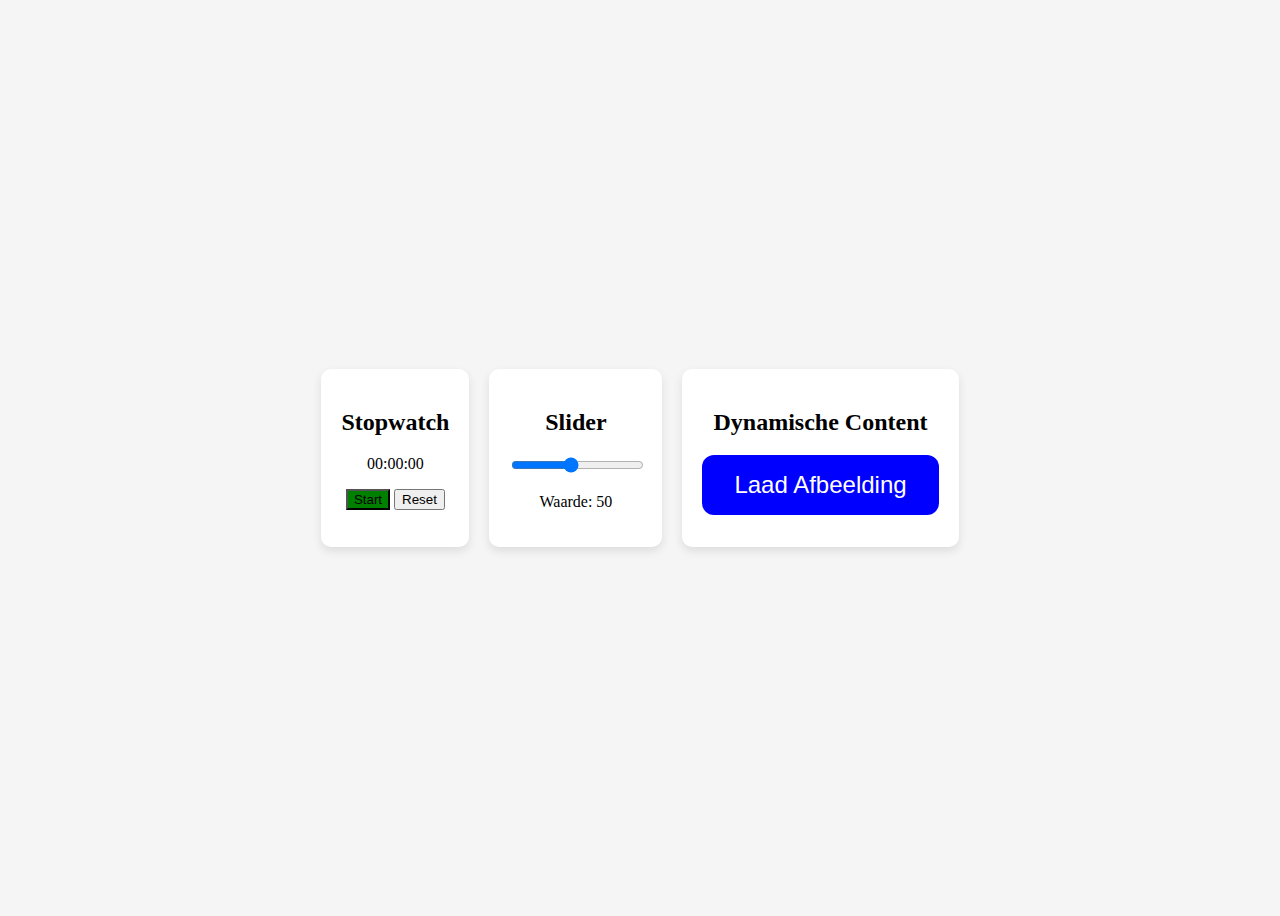
<file: dashboard-met-3-widgets/index.html>
<!DOCTYPE html>
<html lang="en">
<head>
  <link rel="stylesheet" href="style.css">
  <script defer src="script.js"></script>
</head>
<body>
  <div class="container">
    <div class="card" id="stopwatch">
      <h2>Stopwatch</h2>
      <p id="time">00:00:00</p>
      <button id="start-stop" class="green">Start</button>
      <button id="reset">Reset</button>
    </div>
    
    <div class="card" id="slider-card">
      <h2>Slider</h2>
      <input type="range" id="slider" min="10" max="100" value="50">
      <p id="sliderValue">Waarde: 50</p>
    </div>

    <div class="card" id="dynamic-content">
      <h2>Dynamische Content</h2>
      <button id="loadingcontent">Laad Afbeelding</button>
      <div id="content"></div>
    </div>
  </div>
  
</body>
</html>
</file>
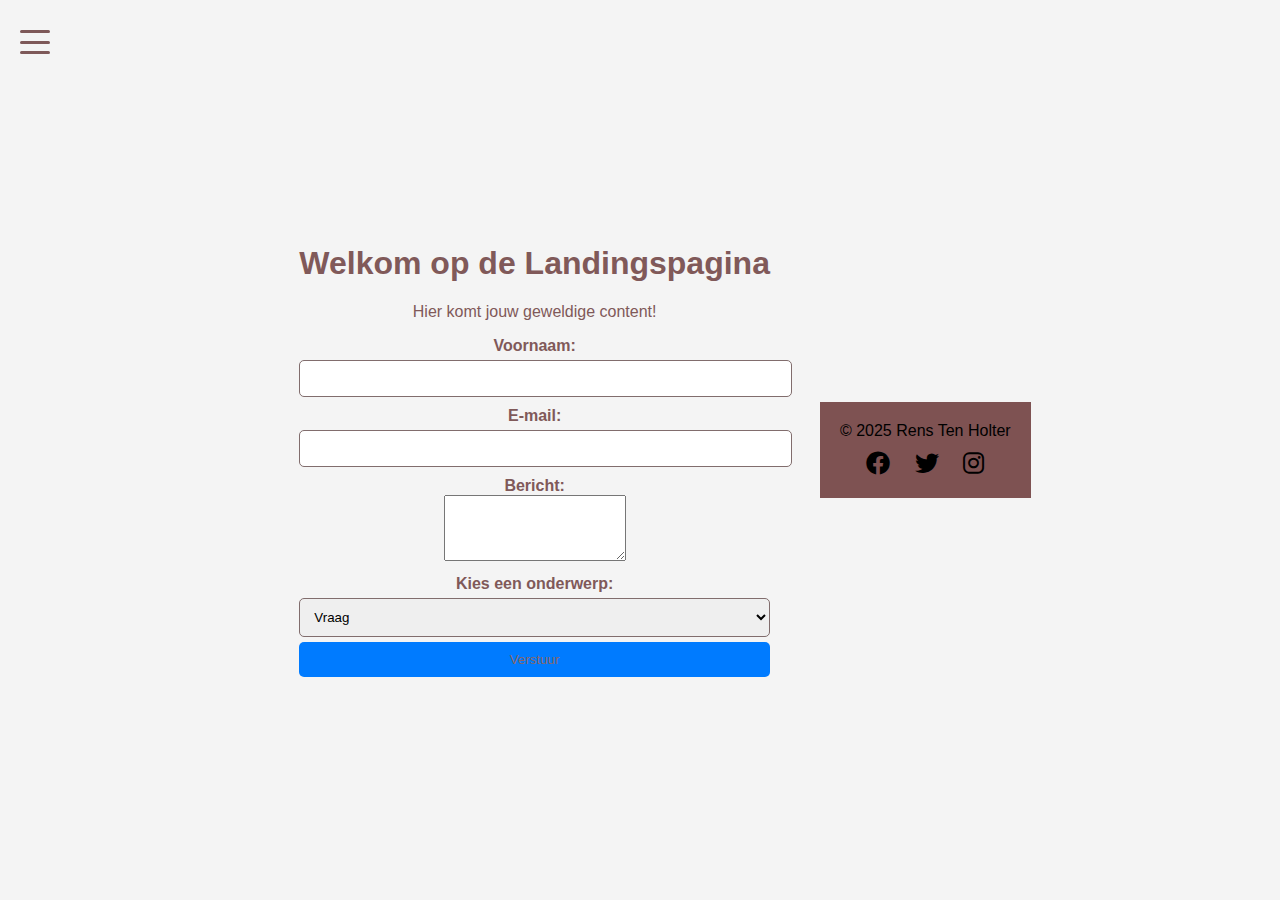
<file: landingspage/index.html>
<!DOCTYPE html>
<html lang="en">
<head>
    <meta charset="UTF-8">
    <meta name="viewport" content="width=device-width, initial-scale=1.0">
    <title>Landingspage</title>
    <link rel="stylesheet" href="style.css">
    <link rel="stylesheet" href="https://cdnjs.cloudflare.com/ajax/libs/font-awesome/6.0.0-beta3/css/all.min.css">
</head>
<body>
    <header class="header">
        <input type="checkbox" id="menu-toggle" class="menu-toggle" />
        <label for="menu-toggle" class="menu-icon">
            <span class="hamburger"></span>
            <span class="hamburger"></span>
            <span class="hamburger"></span>
        </label>
        <nav class="main-navigation">
            <ul>
                <li><a href="#">Home</a></li>
                <li><a href="#">Over</a></li>
                <li><a href="#">Contact</a></li>
            </ul>
        </nav>
    </header>
    
    <!-- Main content -->
    <main class="main-content">
        <h1>Welkom op de Landingspagina</h1>
        <p>Hier komt jouw geweldige content!</p>

        <form action="#" method="post" class="cta-form">
            <label for="fname">Voornaam:</label>
            <input type="text" id="fname" name="fname" required>
            
            <label for="email">E-mail:</label>
            <input type="email" id="email" name="email" required>
            
            <label for="message">Bericht:</label>
            <textarea id="message" name="message" rows="4" required></textarea>
            
            <label for="options">Kies een onderwerp:</label>
            <select id="options" name="options">
                <option value="vraag">Vraag</option>
                <option value="opmerking">Opmerking</option>
                <option value="klacht">Klacht</option>
            </select>
            
            <button type="submit" class="cta-button">Verstuur</button>
        </form>
    </main>

    <!-- Footer -->
    <footer class="footer">
        <p>&copy; 2025 Rens Ten Holter</p>
        <div class="social-media">
            <a href="#"><i class="fab fa-facebook"></i></a>
            <a href="#"><i class="fab fa-twitter"></i></a>
            <a href="#"><i class="fab fa-instagram"></i></a>
        </div>
    </footer>
</body>
</html>
</file>
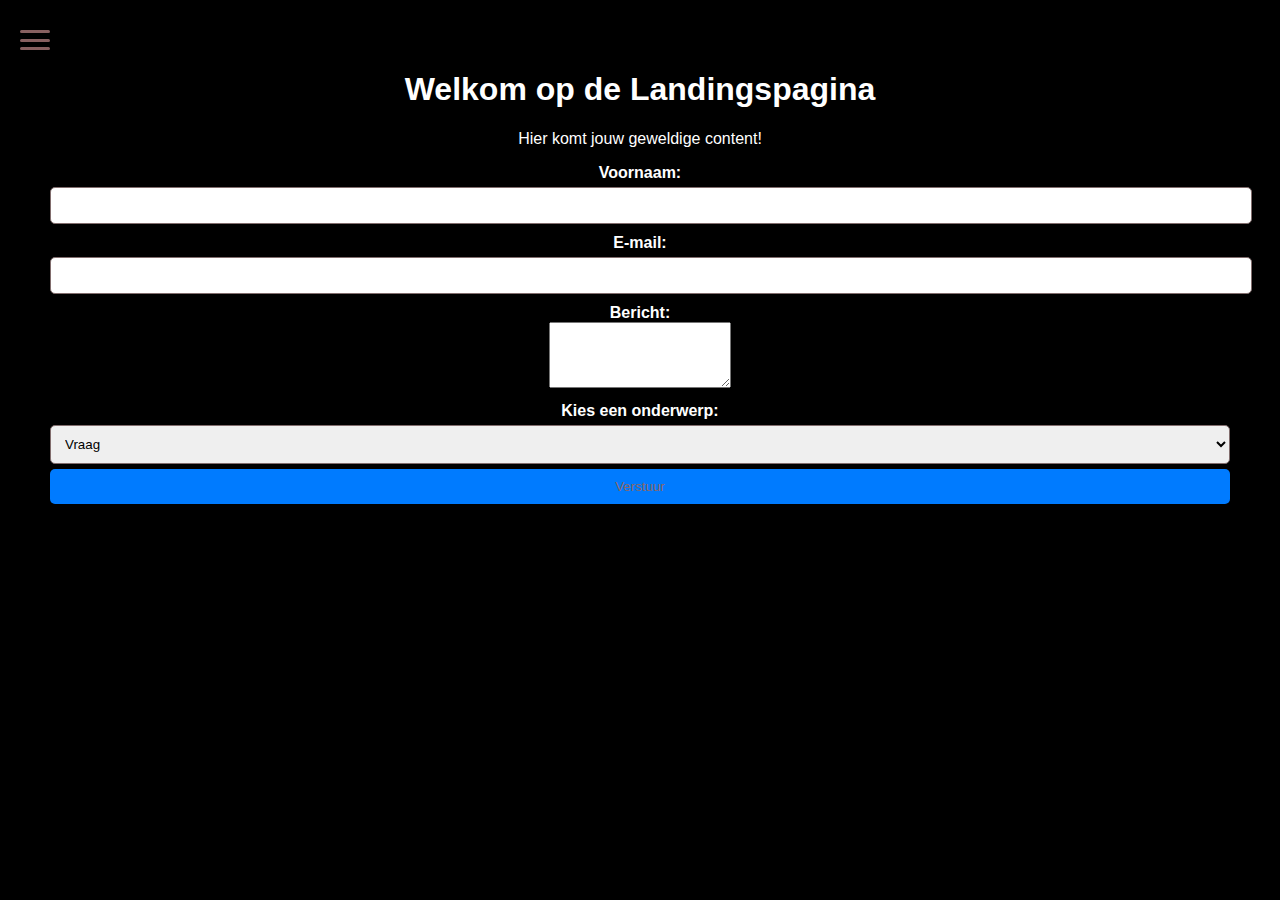
<file: landingspage/formulier/index.html>
<!DOCTYPE html>
<html lang="en">
<head>
    <meta charset="UTF-8">
    <meta name="viewport" content="width=device-width, initial-scale=1.0">
    <title>Landingspage</title>
    <link rel="stylesheet" href="style.css">
    <link rel="stylesheet" href="https://cdnjs.cloudflare.com/ajax/libs/font-awesome/6.0.0-beta3/css/all.min.css">
</head>
<body>
    <header class="header">
        <input type="checkbox" id="menu-toggle" class="menu-toggle" />
        <label for="menu-toggle" class="menu-icon">
            <span class="hamburger"></span>
            <span class="hamburger"></span>
            <span class="hamburger"></span>
        </label>
        <nav class="main-navigation">
            <ul>
                <li><a href="#">Home</a></li>
                <li><a href="#">Over</a></li>
                <li><a href="#">Contact</a></li>
            </ul>
        </nav>
    </header>
    
    <!-- Main content -->
    <main class="main-content">
        <h1>Welkom op de Landingspagina</h1>
        <p>Hier komt jouw geweldige content!</p>

        <form action="#" method="post" class="cta-form">
            <label for="fname">Voornaam:</label>
            <input type="text" id="fname" name="fname" required>
            
            <label for="email">E-mail:</label>
            <input type="email" id="email" name="email" required>
            
            <label for="message">Bericht:</label>
            <textarea id="message" name="message" rows="4" required></textarea>
            
            <label for="options">Kies een onderwerp:</label>
            <select id="options" name="options">
                <option value="vraag">Vraag</option>
                <option value="opmerking">Opmerking</option>
                <option value="klacht">Klacht</option>
            </select>
            
            <button type="submit" class="cta-button">Verstuur</button>
        </form>
    </main>


</body>
</html>
</file>
<file: dashboard-met-3-widgets/style.css>
body {
    display: flex;
    justify-content: center;
    align-items: center;
    height: 100vh;
    background-color: #f5f5f5;
  }
  .container {
    display: flex;
    gap: 20px;
  }
  .card {
    padding: 20px;
    background: white;
    border-radius: 10px;
    box-shadow: 0 4px 10px rgba(0, 0, 0, 0.1);
    text-align: center;
  }
  .button {
    padding: 10px 20px;
    border: none;
    border-radius: 5px;
    cursor: pointer;
    color: white;
  }
  .green {
    background-color: green;
  }
  .red {
    background-color: red;
  }
  input[type="range"] {
    width: 100%;
    cursor: pointer;
  }
</file>
<file: landingspage/style.css>
body {
    margin: 0;
    font-family: Arial, sans-serif;
    background-color: #000;
    color: #fff;
}


.header {
    position: relative;
}

.menu-toggle {
    display: none;
}


.menu-icon {
    position: absolute;
    top: 20px;
    left: 20px;
    cursor: pointer;
    z-index: 1000;
    display: flex;
    flex-direction: column;
    justify-content: space-between;
    width: 30px;
    height: 20px;
}

.hamburger {
    width: 100%;
    height: 3px;
    background-color: rgb(136, 96, 96);
    border-radius: 5px;
    transition: transform 0.3s ease, opacity 0.3s ease;
}


.menu-toggle:checked + .menu-icon .hamburger:nth-child(1) {
    transform: translateY(8px) rotate(45deg);
}

.menu-toggle:checked + .menu-icon .hamburger:nth-child(2) {
    opacity: 0;
}

.menu-toggle:checked + .menu-icon .hamburger:nth-child(3) {
    transform: translateY(-8px) rotate(-45deg);
}


.main-navigation {
    position: fixed;
    top: 0;
    left: 0;
    width: 100%;
    height: 100%;
    background-color: rgba(0, 0, 0, 0.9);
    display: flex;
    justify-content: center;
    align-items: center;
    transform: translateX(-100%);
    transition: transform 0.3s ease;
}

.main-navigation ul {
    list-style: none;
    padding: 0;
    text-align: center;
}

.main-navigation li {
    margin: 20px 0;
}

.main-navigation a {
    text-decoration: none;
    color: rgb(255, 255, 255);
    font-size: 24px;
    transition: color 0.3s ease;
}

.main-navigation a:hover {
    color: #fff;
}


.menu-toggle:checked ~ .main-navigation {
    transform: translateX(0);
}


.main-content {
    padding: 50px;
    text-align: center;
}


.footer {
    background-color: rgb(126, 82, 82);
    text-align: center;
    padding: 20px;
}

.footer p {
    margin: 0;
    color: #000;
}

.footer .social-media {
    margin-top: 10px;
}

.footer .social-media a {
    color: #000;
    margin: 0 10px;
    font-size: 24px;
    text-decoration: none;
    transition: color 0.3s ease;
}

.footer .social-media a:hover {
    color: #fff;
}


body {
    margin: 0;
    font-family: Arial, sans-serif;
    background-color: #000;
    color: #805959;
}


.menu-icon {
    position: fixed;
    top: 20px;
    left: 20px;
    cursor: pointer;
    display: flex;
    flex-direction: column;
    justify-content: space-between;
    width: 30px;
    height: 24px;
    z-index: 1000;
}

.hamburger {
    width: 100%;
    height: 3px;
    background-color: rgb(126, 89, 89);
    border-radius: 2px;
    transition: transform 0.3s, opacity 0.3s;
}

.menu-toggle {
    display: none;
}

.menu-toggle:checked + .menu-icon .hamburger:nth-child(1) {
    transform: rotate(45deg) translate(5px, 5px);
}

.menu-toggle:checked + .menu-icon .hamburger:nth-child(2) {
    opacity: 0;
}

.menu-toggle:checked + .menu-icon .hamburger:nth-child(3) {
    transform: rotate(-45deg) translate(5px, -5px);
}


.main-navigation {
    position: fixed;
    top: 0;
    left: 0;
    width: 100%;
    height: 100%;
    background-color: rgba(0, 0, 0, 0.9);
    display: flex;
    justify-content: center;
    align-items: center;
    transform: translateX(-100%);
    transition: transform 0.3s ease;
    z-index: 500;
}

.main-navigation ul {
    list-style: none;
    padding: 0;
    text-align: center;
}

.main-navigation li {
    margin: 20px 0;
}

.main-navigation a {
    text-decoration: none;
    color: rgb(255, 255, 255);
    font-size: 10vw;
    transition: color 0.3s;
}

.main-navigation a:hover {
    color: #fff;
}


.menu-toggle:checked ~ .main-navigation {
    transform: translateX(0);
}


        body {
            font-family: Arial, sans-serif;
            display: flex;
            justify-content: center;
            align-items: center;
            height: 100vh;
            background-color: #f4f4f4;
        }
        .form-container {
            background: rgb(80, 71, 71);
            padding: 20px;
            border-radius: 10px;
            box-shadow: 0 0 10px rgba(0, 0, 0, 0.1);
            width: 100%;
            max-width: 400px;
        }
        label {
            font-weight: bold;
            display: block;
            margin-top: 10px;
        }
        input, select, button {
            width: 100%;
            padding: 10px;
            margin-top: 5px;
            border: 1px solid #816d6d;
            border-radius: 5px;
        }
        button {
            background-color: #007BFF;
            color: rgb(138, 103, 103);
            border: none;
            cursor: pointer;
        }
        button:hover {
            background-color: #0f62bb;
        }
</file>
<file: landingspage/formulier/style.css>
html {
    font-size: 62.5%; /* 1rem = 10px */
}

body {
    margin: 0;
    font-family: Arial, sans-serif;
    background-color: #000;
    color: #fff;
    font-size: 1.6rem; 
}


.header {
    position: relative;
}


.menu-toggle {
    display: none;
}


.menu-icon {
    position: absolute;
    top: 2rem;
    left: 2rem;
    cursor: pointer;
    z-index: 1000;
    display: flex;
    flex-direction: column;
    justify-content: space-between;
    width: 3rem;
    height: 2rem;
}

.hamburger {
    width: 100%;
    height: 0.3rem;
    background-color: rgb(136, 96, 96);
    border-radius: 0.5rem;
    transition: transform 0.3s ease, opacity 0.3s ease;
}

.menu-toggle:checked + .menu-icon .hamburger:nth-child(1) {
    transform: translateY(0.8rem) rotate(45deg);
}

.menu-toggle:checked + .menu-icon .hamburger:nth-child(2) {
    opacity: 0;
}

.menu-toggle:checked + .menu-icon .hamburger:nth-child(3) {
    transform: translateY(-0.8rem) rotate(-45deg);
}

/* Navigatie */
.main-navigation {
    position: fixed;
    top: 0;
    left: 0;
    width: 100%;
    height: 100%;
    background-color: rgba(0, 0, 0, 0.9);
    display: flex;
    justify-content: center;
    align-items: center;
    transform: translateX(-100%);
    transition: transform 0.3s ease;
}

.main-navigation ul {
    list-style: none;
    padding: 0;
    text-align: center;
}

.main-navigation li {
    margin: 2rem 0;
}

.main-navigation a {
    text-decoration: none;
    color: rgb(255, 255, 255);
    font-size: 2.4rem;
    transition: color 0.3s ease;
}

.main-navigation a:hover {
    color: #fff;
}

.menu-toggle:checked ~ .main-navigation {
    transform: translateX(0);
}

/* Hoofdinhoud */
.main-content {
    padding: 5rem;
    text-align: center;
}

/* Formulier */
.form-container {
    background: rgb(80, 71, 71);
    padding: 2rem;
    border-radius: 1rem;
    box-shadow: 0 0 1rem rgba(0, 0, 0, 0.1);
    width: 100%;
    max-width: 40rem;
}

label {
    font-weight: bold;
    display: block;
    margin-top: 1rem;
}

input, select, button {
    width: 100%;
    padding: 1rem;
    margin-top: 0.5rem;
    border: 0.1rem solid #816d6d;
    border-radius: 0.5rem;
}

button {
    background-color: #007BFF;
    color: rgb(138, 103, 103);
    border: none;
    cursor: pointer;
}

button:hover {
    background-color: #0f62bb;
}
</file>
